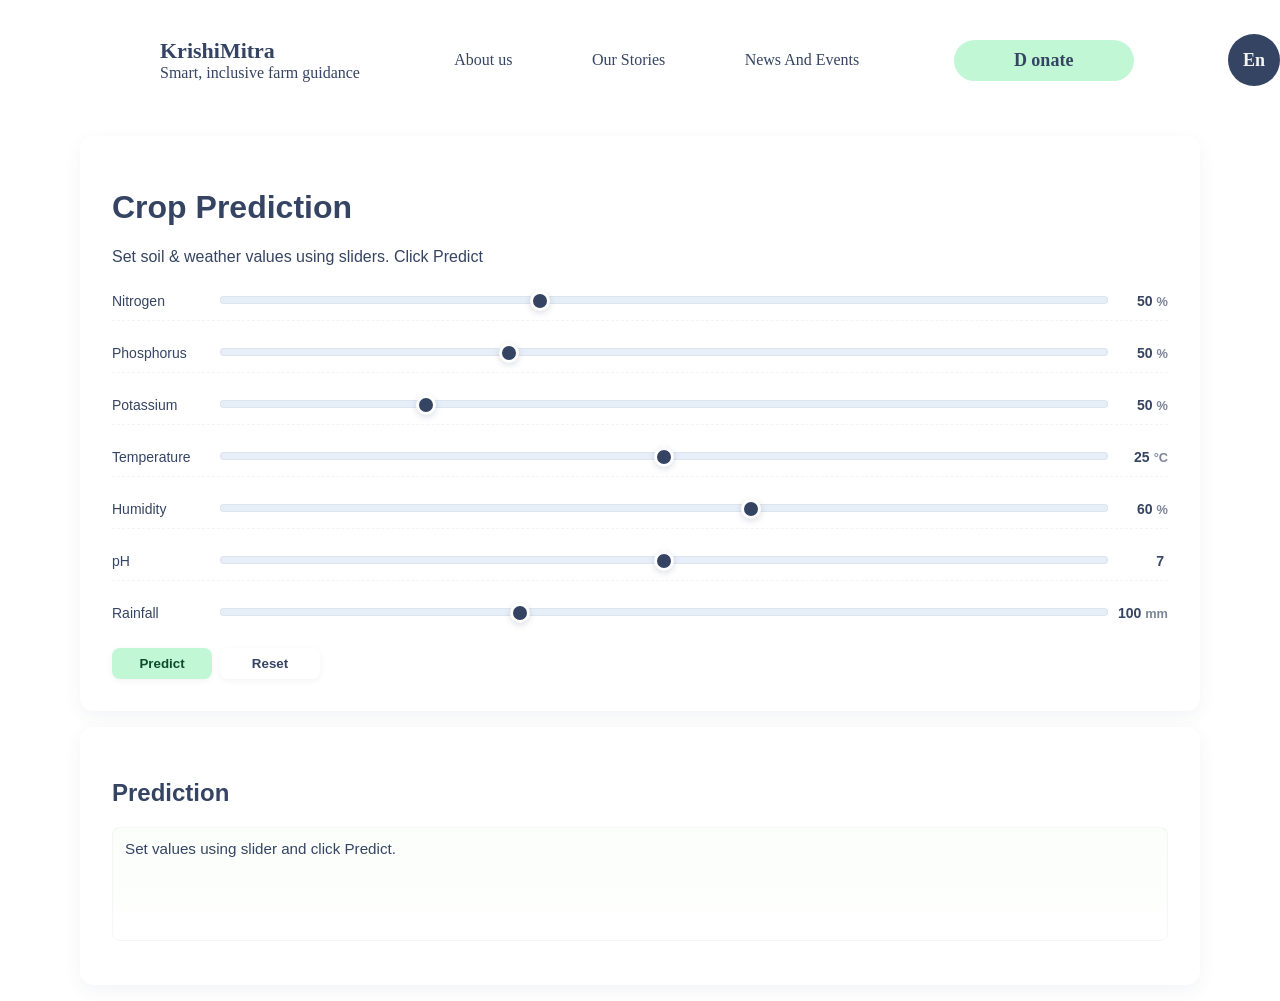
<file: prediction_frontend/crop/index.html>
<!doctype html>
<html lang="en">
<head>
  <meta charset="utf-8" />
  <meta name="viewport" content="width=device-width,initial-scale=1" />
  <title>Crop Prediction</title>
  <link rel="stylesheet" href="css/style.css">
</head>
<body>
  <div class="heading">
        <a href="index.html">
            <div class="heading-topic" data-key="siteName">KrishiMitra</div>
            <div class="subheading-topic" data-key="subtitle">Smart, inclusive farm guidance</div>
        </a>

        <div class="heading-list">
            <ul class="heading-list-ul">
                <li><a href="about-us/index.html" data-key="navAbout">About us</a></li>
                <li><a href="#jump-to-stories" data-key="navStories">Our Stories</a></li>
                <li><a href="#jump-to-news" data-key="navNews">News And Events</a></li>
            </ul>
        </div>

        <div class="donate-button"><a href="Donation/index.html">D  onate</a></div>
        
        <div class="change-language">
            <div class="english common-lang">En</div>
            <div class="hindi hidden common-lang">Hi</div>
        </div>
    </div>

  <div class="main-wrap">
    <div class="card">
      <h1>Crop Prediction</h1>
      <p class="lead">Set soil & weather values using sliders. Click Predict</p>

      <div id="sliders" class="sliders"></div>

      <div class="actions">
        <button id="predictBtn" class="btn primary">Predict</button>
        <button id="resetBtn" class="btn">Reset</button>
      </div>

    </div>

    <div class="card result-card">
      <h2>Prediction</h2>
      <div id="results" class="results">Set values using slider and click Predict.</div>
      <div id="meta" class="meta"></div>
    </div>
</div>

  <script src="js/script.js"></script>
</body>
</html>
</file>
<file: prediction_frontend/crop/css/style.css>
body{
    color:#354463;
    margin:0;
    padding:0;
    box-sizing:border-box;
}
.container{
    display:grid;
    font-family:"Lato", sans-serif;
}

            /*commons*/
.common-headings{
    font-size:0.875rem;
    width:10rem;
    text-align:center;
    align-self:center;
    padding:0.6875rem 0rem;
    margin-top:-1.2rem;
}
.read-more-button-commons{
    background-color:#C1F7D5;
    font-weight:bold;
    font-size:1rem;
    text-align:center;
    border-radius:6.785rem;
    padding:0.625rem;
    width:9.5rem;
}




            /*heading*/
.heading{
    padding:2rem;
    display:grid;
    grid-template-columns:8rem 6rem;
    grid-template-rows:7.8125rem 2.625rem;
    align-items:center;
    justify-content:space-between;
    width:19.5rem;
    margin:auto;
    row-gap:0.625rem;
    column-gap: 0.1rem;;
}
.heading-topic{
    font-weight:bold;
    font-size:1.6rem;
    align-self:center;
}
.subheading-topic{
    font-size:0.55rem;
}
a{
    text-decoration:none;
    color:#354463;
}
.heading-list-ul{
    display:flex;
    flex-direction:column;
    font-size:0.825rem;
    padding:0rem;
    list-style:none;
    row-gap:1rem;
}
.donate-button{
    font-weight:bold;
    font-size:1.125rem;
    background-color:#C1F7D5;
    text-align:center;
    border-radius:6.785rem;
    padding:0.625rem;
}
.change-language{
    font-weight:bold;
    font-size:1.125rem;
    background-color:#354463;
    color: whitesmoke;
    border-radius:50%;
    padding:0.625rem;
    cursor: pointer;
    height: 2rem;
    width: 2rem;
    display: flex;
}
.common-lang{
        align-self: center;
        margin-left: 5px;
}


.hidden{
    display: none !important ;
}

.card {
    background: #ffffff;
    border-radius: 14px;
    box-shadow: 0 6px 18px rgba(53,68,99,0.06);
    padding: 1.25rem 1.25rem;
    margin: 1rem auto;
    width: 19.5rem; /* matches .heading width on small */
    box-sizing: border-box;
    font-family: "Lato", sans-serif;
}

.result-card {
    width: 19.5rem;
}


 /*Tablet*/
@media (min-width:30rem) and (max-width:63.9375rem){

    /*commons*/
    .read-more-button-commons{
        font-size:1.125rem;
        padding:0.5625rem 0rem;
        width:9.75rem;
    }

    /*heading*/
    .heading{
        padding:1.25rem 4rem;
        display:grid;
        grid-template-rows:auto auto;
        grid-template-columns:20.93rem 8.75rem;
        color:#354463;
        margin:auto;
        column-gap:min(10.1875rem,22vw);
        width:40rem;
        
    }
    .heading-topic{
        font-size:1.375rem;
        width:10rem;
    }
    .subheading-topic{
        font-size:1rem;
    }
    .heading-list{
        grid-row:2;
        grid-column:1;
    }
    .heading-list-ul{
        flex-direction:row;
        justify-content:space-between;
        font-size:1rem;
    }
    .change-language{
        justify-self: end;
        display: flex;
        text-align: center;
    }
    .card, .result-card {
        width: 40rem; 
        padding: 1.5rem;
    }
}


/*laptop*/
@media (min-width:64rem){
    /*commons*/
    .read-more-button-commons{
       width:10rem;
       padding:0.8125rem 0;
       font-size:1.125rem;
       align-self:start;
    }

    /*heading*/
    .heading{
        padding:2.125rem 10rem;
        width:70rem;
        display:flex;
        flex-direction:row;
        flex-grow:0;
        column-gap:min(14rem, 0vw);
        margin:auto;
    }
    .heading-topic{
        min-width:10rem;
        font-size:1.375rem;
    }
    .subheading-topic{
        font-size:1rem;
    }
    .heading-list-ul{
        width:25.3125rem;
        font-size:1rem;
        flex-direction:row;
        justify-content:space-between;
    }
    .donate-button{
        min-width:10rem;
    }
    .card, .result-card {
        width: 70rem; 
        padding: 2rem;
    }
}

.sliders {
    display: grid;
    grid-template-columns: 1fr;
    row-gap: 0.8125rem;
    margin-top: 0.75rem;
}

.slider-row {
    display: grid;
    grid-template-columns: 6.25rem 1fr 3.25rem;
    gap: 0.5rem;
    align-items: center;
    padding: 0.375rem 0;
    border-bottom: 1px dashed rgba(53,68,99,0.06);
}
.slider-row:last-child {
    border-bottom: none;
}

.slider-label {
    font-size: 0.875rem;
    color: #354463;
    text-align: left;
    white-space: nowrap;
    width: 6.25rem;
    align-self: center;
}

.slider-value {
    width: 3.25rem;
    text-align: right;
    font-weight: 700;
    font-size: 0.875rem;
    color: #354463;
}

.range-wrapper {
    display: block;
    width: 100%;
    padding: 0.25rem 0;
}

input[type="range"]{
    -webkit-appearance: none;
    appearance: none;
    width: 100%;
    height: 12px;
    background: transparent;
    margin: 0;
}

input[type=range]::-webkit-slider-runnable-track {
    height: 8px;
    background: #E6EEF7;
    border-radius: 8px;
    border: 1px solid rgba(53,68,99,0.06);
}

input[type=range]::-webkit-slider-thumb {
    -webkit-appearance: none;
    width: 20px;
    height: 20px;
    border-radius: 50%;
    background: #354463;
    box-shadow: 0 2px 6px rgba(53,68,99,0.18);
    margin-top: -6px;
    cursor: pointer;
    border: 3px solid #fff;
}

input[type=range]::-moz-range-track {
    height: 8px;
    background: #E6EEF7;
    border-radius: 8px;
    border: 1px solid rgba(53,68,99,0.06);
}
input[type=range]::-moz-range-thumb {
    width: 20px;
    height: 20px;
    border-radius: 50%;
    background: #354463;
    box-shadow: 0 2px 6px rgba(53,68,99,0.18);
    border: 3px solid #fff;
    cursor: pointer;
}

.range-fill {
    height: 8px;
    border-radius: 8px;
    position: relative;
    top: -8px;
    pointer-events: none;
}

.actions {
    display:flex;
    gap:0.5rem;
    margin-top: 1rem;
}
.btn {
    padding: 0.5rem 0.75rem;
    border-radius: 8px;
    border: none;
    cursor: pointer;
    font-weight: 700;
    box-shadow: 0 2px 6px rgba(53,68,99,0.06);
    background: transparent;
    color: #354463;
    min-width:6.25rem;
    text-align:center;
}
.btn.primary {
    background: #C1F7D5;
    color: #0d4b2f;
}

.results {
    min-height: 5.5rem;
    padding: 0.75rem;
    border-radius: 8px;
    background: linear-gradient(180deg, #FAFEF9 0%, #FFFFFF 100%);
    border: 1px solid rgba(53,68,99,0.04);
    color: #354463;
    font-size: 0.95rem;
}
.meta {
    margin-top: 0.75rem;
    font-size: 0.8rem;
    color: rgba(53,68,99,0.7);
}

.unit {
    font-weight: 600;
    color: rgba(53,68,99,0.65);
    font-size: 0.8rem;
    margin-left: 0.25rem;
}

input[type="range"]:focus {
    outline: none;
}
input[type="range"]:focus::-webkit-slider-thumb {
    box-shadow: 0 0 0 6px rgba(49,97,255,0.06);
}
input[type="range"]:focus::-moz-range-thumb {
    box-shadow: 0 0 0 6px rgba(49,97,255,0.06);
}

.slider-npk { grid-template-columns: 6.25rem 1fr 3.25rem; }
.slider-weather { grid-template-columns: 7.25rem 1fr 3.25rem; }
</file>
